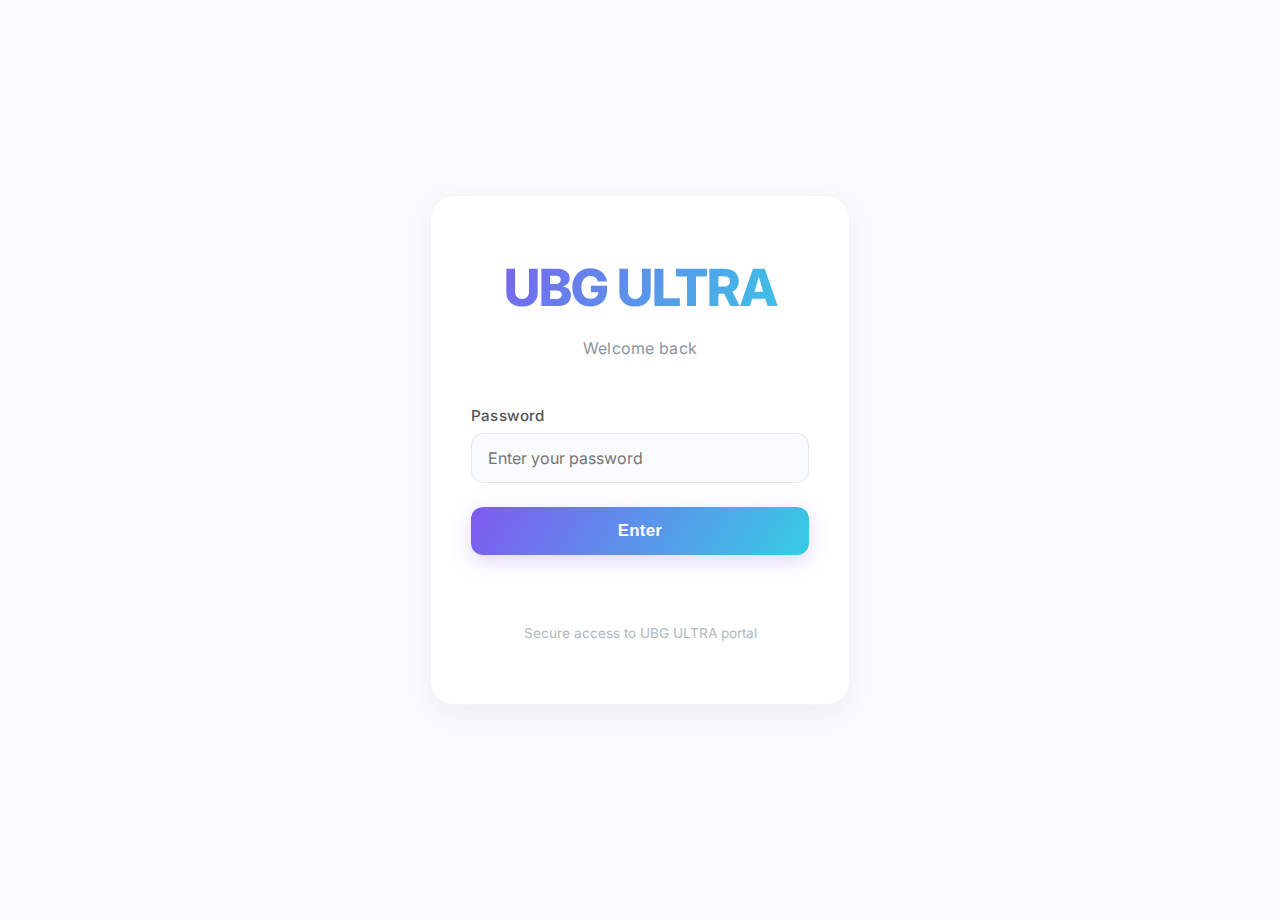
<file: index.html>
<!DOCTYPE html>
<html lang="en">
<head>
  <meta charset="UTF-8">
  <title>UBG ULTRA</title>
  <meta name="viewport" content="width=device-width,initial-scale=1">
  <link rel="preconnect" href="https://fonts.googleapis.com">
  <link rel="stylesheet" href="https://fonts.googleapis.com/css2?family=Inter:wght@400;500;700;800&display=swap">
  <style>
    * { margin: 0; padding: 0; box-sizing: border-box; }
    html, body { 
      height: 100%; 
      font-family: 'Inter', sans-serif; 
      color: #222; 
      background: #fafbfc;
      overflow-x: hidden;
    }
    body { 
      display: flex; 
      justify-content: center; 
      align-items: center; 
      min-height: 100vh;
      padding: 20px;
    }

    /* Soft gradient background */
    body::before {
      content: '';
      position: fixed;
      top: 0; left: 0;
      width: 100%; height: 100%;
      background: linear-gradient(135deg, #f5f8fd 0%, #faf9f6 50%, #f0f3fb 100%);
      z-index: -1;
    }

    .hidden { display: none !important; }

    /* Page wrapper */
    .page {
      width: 100%;
      max-width: 480px;
      min-height: 100vh;
      display: flex;
      flex-direction: column;
      justify-content: center;
      align-items: center;
      padding: 40px 24px;
      position: relative;
    }

    /* LOGIN PAGE - Hero style */
    #login-page {
      background: transparent;
      text-align: center;
    }

    .login-hero {
      width: 100%;
      max-width: 420px;
      background: #fff;
      border-radius: 24px;
      padding: 60px 40px;
      box-shadow: 0 8px 32px rgba(0, 0, 0, 0.06);
      border: 1px solid rgba(0, 0, 0, 0.04);
    }

    .logo-large {
      font-size: 3.2em;
      font-weight: 800;
      letter-spacing: -1px;
      margin-bottom: 20px;
      background: linear-gradient(120deg, #7f5af0 0%, #36cce4 100%);
      -webkit-background-clip: text;
      -webkit-text-fill-color: transparent;
      background-clip: text;
    }

    .tagline {
      font-size: 1em;
      color: #8b939d;
      margin-bottom: 48px;
      letter-spacing: 0.3px;
    }

    .login-form {
      display: flex;
      flex-direction: column;
      gap: 0;
    }

    .form-group {
      margin-bottom: 24px;
      text-align: left;
    }

    .form-group label {
      display: block;
      font-size: 0.95em;
      font-weight: 500;
      color: #555;
      margin-bottom: 8px;
      letter-spacing: 0.2px;
    }

    .form-group input {
      width: 100%;
      padding: 14px 16px;
      border: 1.5px solid #e5e7eb;
      border-radius: 12px;
      font-family: 'Inter', sans-serif;
      font-size: 1em;
      color: #222;
      background: #fafbfc;
      transition: border 0.2s, box-shadow 0.2s;
      outline: none;
    }

    .form-group input:focus {
      border-color: #7f5af0;
      box-shadow: 0 0 0 3px rgba(127, 90, 240, 0.1);
    }

    .login-btn {
      width: 100%;
      padding: 14px 24px;
      border: none;
      border-radius: 12px;
      background: linear-gradient(120deg, #7f5af0 0%, #36cce4 100%);
      color: #fff;
      font-size: 1.05em;
      font-weight: 600;
      letter-spacing: 0.3px;
      cursor: pointer;
      transition: transform 0.2s, box-shadow 0.2s;
      box-shadow: 0 6px 20px rgba(127, 90, 240, 0.25);
    }

    .login-btn:hover {
      transform: translateY(-2px);
      box-shadow: 0 8px 28px rgba(127, 90, 240, 0.35);
    }

    .login-btn:active {
      transform: translateY(0);
    }

    .login-msg {
      margin-top: 16px;
      font-size: 0.95em;
      color: #df2537;
      min-height: 20px;
    }

    .login-hint {
      margin-top: 32px;
      font-size: 0.85em;
      color: #b0b8c0;
      line-height: 1.6;
    }

    /* HOME PAGE */
    #home-page {
      background: transparent;
    }

    .home-hero {
      width: 100%;
      max-width: 420px;
      background: #fff;
      border-radius: 24px;
      padding: 48px 32px;
      box-shadow: 0 8px 32px rgba(0, 0, 0, 0.06);
      border: 1px solid rgba(0, 0, 0, 0.04);
      text-align: center;
    }

    .logo-home {
      font-size: 2.8em;
      font-weight: 800;
      background: linear-gradient(120deg, #7f5af0 0%, #36cce4 100%);
      -webkit-background-clip: text;
      -webkit-text-fill-color: transparent;
      background-clip: text;
      margin-bottom: 12px;
    }

    .welcome-text {
      font-size: 1.1em;
      color: #555;
      margin-bottom: 36px;
      font-weight: 500;
    }

    .btn-grid {
      display: flex;
      flex-direction: column;
      gap: 12px;
    }

    .btn {
      padding: 15px 28px;
      border: none;
      border-radius: 12px;
      font-size: 1.05em;
      font-weight: 600;
      letter-spacing: 0.3px;
      cursor: pointer;
      transition: transform 0.2s, box-shadow 0.2s, background 0.2s;
      outline: none;
    }

    .btn-primary {
      background: linear-gradient(120deg, #7f5af0 0%, #36cce4 100%);
      color: #fff;
      box-shadow: 0 6px 20px rgba(127, 90, 240, 0.25);
    }

    .btn-primary:hover {
      transform: translateY(-2px);
      box-shadow: 0 8px 28px rgba(127, 90, 240, 0.35);
    }

    .btn-secondary {
      background: #f0f2f5;
      color: #7f5af0;
      font-weight: 600;
      border: 1px solid #e5e7eb;
    }

    .btn-secondary:hover {
      background: #e8eff5;
      transform: translateY(-1px);
    }

    /* OTHER PAGES */
    .page-content {
      width: 100%;
      max-width: 420px;
      background: #fff;
      border-radius: 24px;
      padding: 48px 32px;
      box-shadow: 0 8px 32px rgba(0, 0, 0, 0.06);
      border: 1px solid rgba(0, 0, 0, 0.04);
      min-height: auto;
    }

    .page-title {
      font-size: 2.2em;
      font-weight: 800;
      background: linear-gradient(120deg, #7f5af0 0%, #36cce4 100%);
      -webkit-background-clip: text;
      -webkit-text-fill-color: transparent;
      background-clip: text;
      margin-bottom: 24px;
      text-align: center;
    }

    .page-text {
      font-size: 1em;
      color: #555;
      line-height: 1.6;
      margin-bottom: 24px;
      text-align: center;
    }

    .form-input {
      width: 100%;
      padding: 14px 16px;
      border: 1.5px solid #e5e7eb;
      border-radius: 12px;
      font-family: 'Inter', sans-serif;
      font-size: 1em;
      margin-bottom: 12px;
      outline: none;
      transition: border 0.2s;
    }

    .form-input:focus {
      border-color: #7f5af0;
    }

    .chatbox {
      background: #f5f8fd;
      border-radius: 12px;
      padding: 16px;
      margin-bottom: 16px;
      min-height: 120px;
      max-height: 300px;
      overflow-y: auto;
      border: 1px solid #e5e7eb;
    }

    .chat-msg {
      padding: 10px 12px;
      border-radius: 8px;
      margin-bottom: 8px;
      font-size: 0.95em;
      line-height: 1.4;
      word-break: break-word;
    }

    .chat-msg.user {
      background: #7f5af0;
      color: #fff;
      margin-left: auto;
      width: fit-content;
      max-width: 80%;
    }

    .chat-msg.ai {
      background: #e8eff5;
      color: #222;
      margin-right: auto;
      width: fit-content;
      max-width: 80%;
    }

    @media (max-width: 540px) {
      .page { padding: 30px 16px; }
      .login-hero, .home-hero, .page-content { padding: 40px 24px; border-radius: 16px; }
      .logo-large { font-size: 2.4em; }
      .logo-home { font-size: 2em; }
      .page-title { font-size: 1.8em; }
    }
  </style>
</head>
<body>
  <!-- LOGIN PAGE -->
  <div class="page" id="login-page">
    <div class="login-hero">
      <div class="logo-large">UBG ULTRA</div>
      <div class="tagline">Welcome back</div>
      
      <form class="login-form" onsubmit="event.preventDefault(); checkPw();">
        <div class="form-group">
          <label for="pw">Password</label>
          <input id="pw" type="password" placeholder="Enter your password" autocomplete="off">
        </div>
        <button type="submit" class="login-btn">Enter</button>
      </form>

      <div class="login-msg" id="login-msg"></div>
      <div class="login-hint">Secure access to UBG ULTRA portal</div>
    </div>
  </div>

  <!-- HOME PAGE -->
  <div class="page hidden" id="home-page">
    <div class="home-hero">
      <div class="logo-home">UBG ULTRA</div>
      <div class="welcome-text">What would you like to do?</div>
      
      <div class="btn-grid">
        <button class="btn btn-primary" onclick="showPage('signup-page')">Sign Up</button>
        <button class="btn btn-primary" onclick="showPage('ai-page')">AI Chatbot</button>
        <button class="btn btn-primary" onclick="showPage('game-page')">Game Page</button>
        <button class="btn btn-secondary" onclick="logout()">Logout</button>
      </div>
    </div>
  </div>

  <!-- SIGNUP PAGE -->
  <div class="page hidden" id="signup-page">
    <div class="page-content">
      <div class="page-title">Sign Up</div>
      <input type="text" class="form-input" placeholder="Username" autocomplete="off">
      <input type="email" class="form-input" placeholder="Email" autocomplete="off">
      <input type="password" class="form-input" placeholder="Password" autocomplete="off">
      <button class="btn btn-primary" style="width: 100%; margin-bottom: 12px;" onclick="alert('Sign up simulated!')">Create Account</button>
      <button class="btn btn-secondary" style="width: 100%;" onclick="showPage('home-page')">← Back to Home</button>
      <div class="page-text" style="margin-top: 20px; font-size: 0.85em; color: #b0b8c0;">Your information is kept private</div>
    </div>
  </div>

  <!-- AI CHATBOT PAGE -->
  <div class="page hidden" id="ai-page">
    <div class="page-content">
      <div class="page-title">AI Chatbot</div>
      <div class="chatbox" id="chatbox">
        <div class="chat-msg ai">👋 Hey! How can I help you today?</div>
      </div>
      <div style="display: flex; gap: 8px; margin-bottom: 12px;">
        <input id="chatmsg" type="text" class="form-input" placeholder="Type your message..." style="margin: 0;">
        <button class="btn btn-primary" onclick="addChat()" style="flex: 0 0 auto; width: auto; padding: 14px 24px;">Send</button>
      </div>
      <button class="btn btn-secondary" style="width: 100%;" onclick="showPage('home-page')">← Back to Home</button>
    </div>
  </div>

  <!-- GAME PAGE -->
  <div class="page hidden" id="game-page">
    <div class="page-content">
      <div class="page-title">Game Page</div>
      <div class="page-text">🎮 Add your games and content here</div>
      <p class="page-text" style="font-size: 0.95em; color: #8b939d;">Customize this section for your game list, emulators, or anything you'd like to showcase.</p>
      <button class="btn btn-secondary" style="width: 100%;" onclick="showPage('home-page')">← Back to Home</button>
    </div>
  </div>

  <script>
    // Password constant
    const PASSWORD = "052210";

    // Navigate between pages
    function showPage(id) {
      document.querySelectorAll('.page').forEach(p => p.classList.add('hidden'));
      document.getElementById(id).classList.remove('hidden');
    }

    // Check password
    function checkPw() {
      const input = document.getElementById('pw');
      const msg = document.getElementById('login-msg');
      if (input.value === PASSWORD) {
        showPage('home-page');
        input.value = '';
        msg.innerText = '';
      } else {
        msg.innerText = '❌ Incorrect password';
        input.value = '';
      }
    }

    // Logout
    function logout() {
      showPage('login-page');
    }

    // Simple chatbot
    const aiReplies = [
      "That's awesome! Tell me more 🚀",
      "I'm here to help! 💡",
      "Sounds interesting! 🌟",
      "Got it! What else? 🎯",
      "UBG ULTRA is amazing! ✨"
    ];

    function addChat() {
      const cb = document.getElementById('chatbox');
      const msgEl = document.getElementById('chatmsg');
      const userMsg = msgEl.value.trim();
      if (!userMsg) return;
      
      cb.innerHTML += `<div class="chat-msg user">${userMsg}</div>`;
      msgEl.value = '';
      cb.scrollTop = cb.scrollHeight;

      setTimeout(() => {
        const reply = aiReplies[Math.floor(Math.random() * aiReplies.length)];
        cb.innerHTML += `<div class="chat-msg ai">${reply}</div>`;
        cb.scrollTop = cb.scrollHeight;
      }, 600);
    }

    // Allow Enter key to send chat
    document.addEventListener('keypress', function(e) {
      if (e.key === 'Enter' && document.getElementById('chatmsg') === document.activeElement) {
        addChat();
      }
    });
  </script>
</body>
</html>
</file>
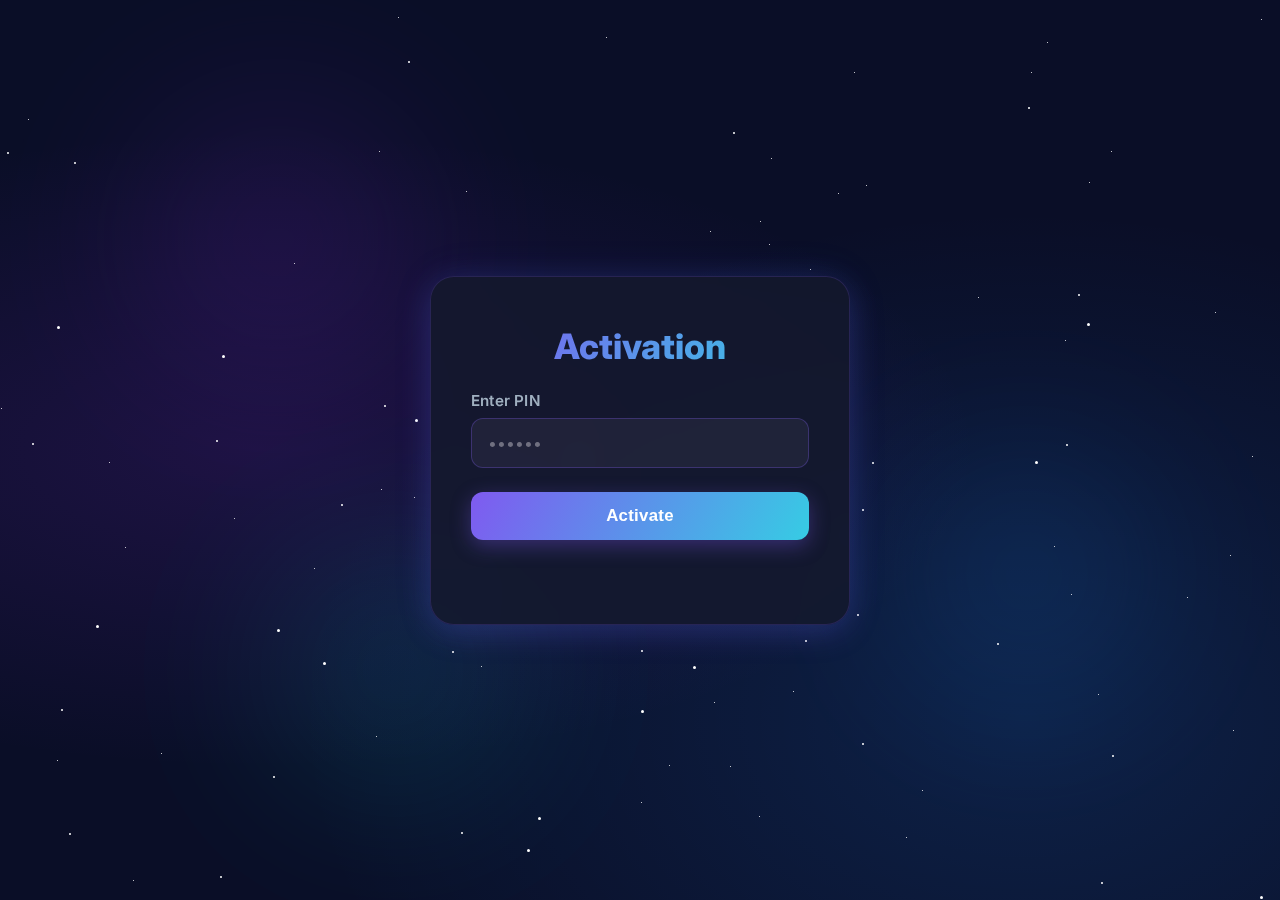
<file: activate/index.html>
<!DOCTYPE html>
<html lang="en">
<head>
  <meta charset="UTF-8">
  <title>Activation - UBG ULTRA</title>
  <meta name="viewport" content="width=device-width,initial-scale=1">
  <link rel="preconnect" href="https://fonts.googleapis.com">
  <link rel="stylesheet" href="https://fonts.googleapis.com/css2?family=Inter:wght@400;500;700;800&display=swap">
  <style>
    * { margin: 0; padding: 0; box-sizing: border-box; }
    html, body { 
      height: 100%; 
      font-family: 'Inter', sans-serif; 
      color: #222; 
      overflow-x: hidden;
    }
    body { 
      display: flex; 
      justify-content: center; 
      align-items: center; 
      min-height: 100vh;
      padding: 20px;
    }

    /* ANIMATED SPACE BACKGROUND (matching UBG ULTRA home page) */
    body::before {
      content: '';
      position: fixed;
      top: 0; left: 0;
      width: 100%; height: 100%;
      background: radial-gradient(ellipse at 20% 50%, rgba(138, 43, 226, 0.15) 0%, transparent 50%),
                  radial-gradient(ellipse at 80% 80%, rgba(30, 144, 255, 0.15) 0%, transparent 50%),
                  #0a0e27;
      z-index: -2;
    }

    @keyframes twinkle {
      0%, 100% { opacity: 0.3; }
      50% { opacity: 1; }
    }

    @keyframes drift {
      0%, 100% { transform: translateY(0px) translateX(0px); }
      50% { transform: translateY(-20px) translateX(10px); }
    }

    .space-stars {
      position: fixed;
      top: 0;
      left: 0;
      width: 100%;
      height: 100%;
      z-index: -1;
      pointer-events: none;
      overflow: hidden;
    }

    .star {
      position: absolute;
      background: #fff;
      border-radius: 50%;
      animation: twinkle 3s infinite;
    }

    .star.small { width: 1px; height: 1px; }
    .star.medium { width: 2px; height: 2px; }
    .star.large { width: 3px; height: 3px; }

    .nebula {
      position: absolute;
      border-radius: 50%;
      filter: blur(80px);
      opacity: 0.3;
      animation: drift 20s infinite ease-in-out;
    }

    .nebula.purple {
      width: 300px;
      height: 300px;
      background: rgba(138, 43, 226, 0.4);
      top: 10%;
      left: 10%;
      animation-delay: 0s;
    }

    .nebula.blue {
      width: 250px;
      height: 250px;
      background: rgba(30, 144, 255, 0.4);
      top: 50%;
      right: 10%;
      animation-delay: 2s;
    }

    .nebula.cyan {
      width: 280px;
      height: 280px;
      background: rgba(0, 255, 255, 0.3);
      bottom: 10%;
      left: 20%;
      animation-delay: 4s;
    }

    /* Page wrapper */
    .page {
      width: 100%;
      max-width: 480px;
      display: flex;
      flex-direction: column;
      justify-content: center;
      align-items: center;
      padding: 40px 24px;
      position: relative;
      z-index: 10;
    }

    /* ACTIVATION PAGE */
    .activation-hero {
      width: 100%;
      max-width: 420px;
      background: rgba(20, 25, 45, 0.85);
      backdrop-filter: blur(10px);
      border-radius: 24px;
      padding: 48px 40px;
      box-shadow: 0 8px 32px rgba(127, 90, 240, 0.2), 0 0 40px rgba(30, 144, 255, 0.1);
      border: 1px solid rgba(127, 90, 240, 0.2);
    }

    .activation-title {
      font-size: 2.2em;
      font-weight: 800;
      background: linear-gradient(120deg, #7f5af0 0%, #36cce4 100%);
      -webkit-background-clip: text;
      -webkit-text-fill-color: transparent;
      background-clip: text;
      margin-bottom: 24px;
      text-align: center;
    }

    .form-group {
      margin-bottom: 24px;
      text-align: left;
    }

    .form-group label {
      display: block;
      font-size: 0.95em;
      font-weight: 600;
      color: #a0b0c0;
      margin-bottom: 8px;
      letter-spacing: 0.2px;
    }

    .form-group input {
      width: 100%;
      padding: 14px 16px;
      border: 1.5px solid rgba(127, 90, 240, 0.3);
      border-radius: 12px;
      font-family: 'Inter', sans-serif;
      font-size: 1em;
      color: #fff;
      background: rgba(255, 255, 255, 0.05);
      transition: all 0.3s;
      outline: none;
    }

    .form-group input::placeholder {
      color: #707080;
    }

    .form-group input:focus {
      border-color: #7f5af0;
      background: rgba(255, 255, 255, 0.08);
      box-shadow: 0 0 0 3px rgba(127, 90, 240, 0.2);
    }

    .activation-btn {
      width: 100%;
      padding: 14px 24px;
      border: none;
      border-radius: 12px;
      background: linear-gradient(120deg, #7f5af0 0%, #36cce4 100%);
      color: #fff;
      font-size: 1.05em;
      font-weight: 600;
      letter-spacing: 0.3px;
      cursor: pointer;
      transition: all 0.2s;
      box-shadow: 0 6px 20px rgba(127, 90, 240, 0.35);
    }

    .activation-btn:hover {
      transform: translateY(-2px);
      box-shadow: 0 8px 28px rgba(127, 90, 240, 0.45);
    }

    .activation-msg {
      margin-top: 16px;
      font-size: 0.95em;
      color: #ff6b6b;
      text-align: center;
      min-height: 20px;
    }

    .activation-msg.success {
      color: #51cf66;
    }

    @media (max-width: 540px) {
      .page { padding: 30px 16px; }
      .activation-hero { padding: 40px 24px; border-radius: 16px; }
      .activation-title { font-size: 1.8em; }
    }
  </style>
</head>
<body>
  <!-- ANIMATED SPACE BACKGROUND -->
  <div class="space-stars">
    <div class="nebula purple"></div>
    <div class="nebula blue"></div>
    <div class="nebula cyan"></div>
  </div>

  <!-- ACTIVATION PAGE -->
  <div class="page">
    <div class="activation-hero">
      <div class="activation-title">Activation</div>
      
      <form onsubmit="event.preventDefault(); checkPin();">
        <div class="form-group">
          <label for="pin-input">Enter PIN</label>
          <input id="pin-input" type="password" placeholder="••••••" autocomplete="off">
        </div>
        <button type="submit" class="activation-btn">Activate</button>
      </form>

      <div class="activation-msg" id="activation-msg"></div>
    </div>
  </div>

  <script>
    // PIN constant - CHANGE THIS TO YOUR DESIRED PIN
    const ACTIVATION_PIN = "123456";

    // Generate stars dynamically
    function generateStars() {
      const container = document.querySelector('.space-stars');
      const starCount = 100;
      
      for (let i = 0; i < starCount; i++) {
        const star = document.createElement('div');
        const size = Math.random() > 0.5 ? 'small' : (Math.random() > 0.5 ? 'medium' : 'large');
        star.className = `star ${size}`;
        star.style.left = Math.random() * 100 + '%';
        star.style.top = Math.random() * 100 + '%';
        star.style.animationDelay = (Math.random() * 3) + 's';
        container.appendChild(star);
      }
    }

    generateStars();

    // Set 7-day activation cookie
    function setActivationCookie() {
      const expiresDate = new Date();
      expiresDate.setTime(expiresDate.getTime() + (7 * 24 * 60 * 60 * 1000)); // 7 days
      const expires = "expires=" + expiresDate.toUTCString();
      document.cookie = "ubg_activated=true; " + expires + "; path=/; SameSite=Strict";
    }

    // Check PIN
    function checkPin() {
      const input = document.getElementById('pin-input');
      const msg = document.getElementById('activation-msg');
      
      if (input.value === ACTIVATION_PIN) {
        msg.innerText = '✓ Activated for 7 days. Welcome to UBG Ultra.';
        msg.classList.add('success');
        input.value = '';
        setActivationCookie();
        
        setTimeout(() => {
          window.location.href = '/home';
        }, 1500);
      } else {
        msg.innerText = '❌ Incorrect PIN';
        input.value = '';
      }
    }

    // Allow Enter key for PIN form
    document.addEventListener('keypress', function(e) {
      if (e.key === 'Enter' && document.getElementById('pin-input') === document.activeElement) {
        checkPin();
      }
    });
  </script>
</body>
</html>
</file>
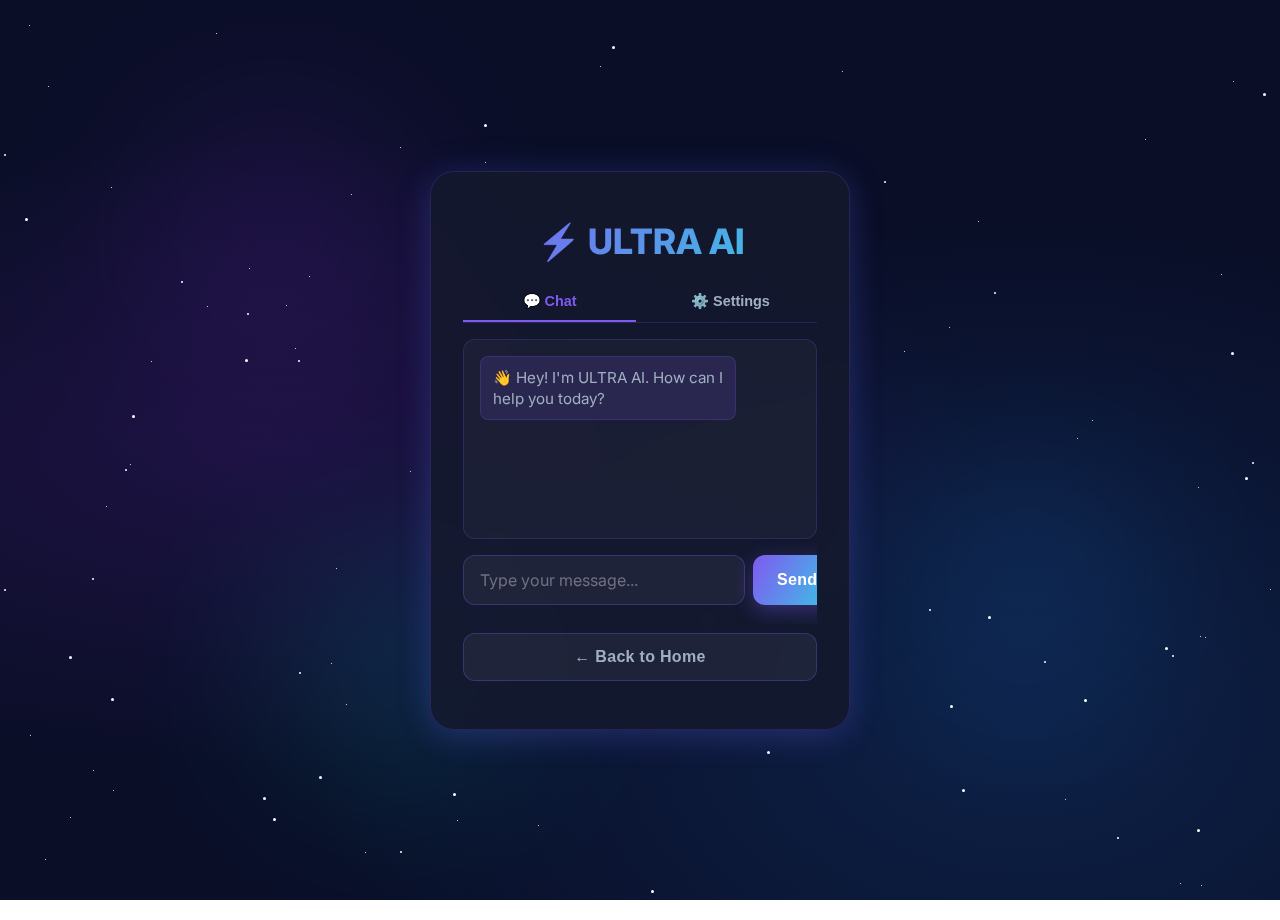
<file: ai/index.html>
<!DOCTYPE html>
<html lang="en">
<head>
  <meta charset="UTF-8">
  <title>UBG ULTRA - AI Chatbot</title>
  <meta name="viewport" content="width=device-width,initial-scale=1">
  <link rel="preconnect" href="https://fonts.googleapis.com">
  <link rel="stylesheet" href="https://fonts.googleapis.com/css2?family=Inter:wght@400;500;700;800&display=swap">
  <style>
    * { margin: 0; padding: 0; box-sizing: border-box; }
    html, body { 
      height: 100%; 
      font-family: 'Inter', sans-serif; 
      color: #222; 
      overflow-x: hidden;
    }
    body { 
      display: flex; 
      justify-content: center; 
      align-items: center; 
      min-height: 100vh;
      padding: 20px;
    }

    /* ANIMATED SPACE BACKGROUND */
    body::before {
      content: '';
      position: fixed;
      top: 0; left: 0;
      width: 100%; height: 100%;
      background: radial-gradient(ellipse at 20% 50%, rgba(138, 43, 226, 0.15) 0%, transparent 50%),
                  radial-gradient(ellipse at 80% 80%, rgba(30, 144, 255, 0.15) 0%, transparent 50%),
                  #0a0e27;
      z-index: -2;
    }

    /* Animated stars */
    @keyframes twinkle {
      0%, 100% { opacity: 0.3; }
      50% { opacity: 1; }
    }

    @keyframes drift {
      0%, 100% { transform: translateY(0px) translateX(0px); }
      50% { transform: translateY(-20px) translateX(10px); }
    }

    @keyframes loading {
      0%, 100% { opacity: 0.5; }
      50% { opacity: 1; }
    }

    .space-stars {
      position: fixed;
      top: 0;
      left: 0;
      width: 100%;
      height: 100%;
      z-index: -1;
      pointer-events: none;
      overflow: hidden;
    }

    .star {
      position: absolute;
      background: #fff;
      border-radius: 50%;
      animation: twinkle 3s infinite;
    }

    .star.small { width: 1px; height: 1px; }
    .star.medium { width: 2px; height: 2px; }
    .star.large { width: 3px; height: 3px; }

    .nebula {
      position: absolute;
      border-radius: 50%;
      filter: blur(80px);
      opacity: 0.3;
      animation: drift 20s infinite ease-in-out;
    }

    .nebula.purple {
      width: 300px;
      height: 300px;
      background: rgba(138, 43, 226, 0.4);
      top: 10%;
      left: 10%;
      animation-delay: 0s;
    }

    .nebula.blue {
      width: 250px;
      height: 250px;
      background: rgba(30, 144, 255, 0.4);
      top: 50%;
      right: 10%;
      animation-delay: 2s;
    }

    .nebula.cyan {
      width: 280px;
      height: 280px;
      background: rgba(0, 255, 255, 0.3);
      bottom: 10%;
      left: 20%;
      animation-delay: 4s;
    }

    /* Page wrapper */
    .page {
      width: 100%;
      max-width: 480px;
      min-height: 100vh;
      display: flex;
      flex-direction: column;
      justify-content: center;
      align-items: center;
      padding: 40px 24px;
      position: relative;
      z-index: 10;
    }

    /* Page content */
    .page-content {
      width: 100%;
      max-width: 420px;
      background: rgba(20, 25, 45, 0.85);
      backdrop-filter: blur(10px);
      border-radius: 24px;
      padding: 48px 32px;
      box-shadow: 0 8px 32px rgba(127, 90, 240, 0.2), 0 0 40px rgba(30, 144, 255, 0.1);
      border: 1px solid rgba(127, 90, 240, 0.2);
      display: flex;
      flex-direction: column;
      height: auto;
      max-height: 90vh;
    }

    .page-title {
      font-size: 2.2em;
      font-weight: 800;
      background: linear-gradient(120deg, #7f5af0 0%, #36cce4 100%);
      -webkit-background-clip: text;
      -webkit-text-fill-color: transparent;
      background-clip: text;
      margin-bottom: 20px;
      text-align: center;
    }

    /* Tabs */
    .tabs {
      display: flex;
      gap: 8px;
      margin-bottom: 16px;
      border-bottom: 1px solid rgba(127, 90, 240, 0.2);
    }

    .tab-btn {
      flex: 1;
      padding: 10px 12px;
      background: transparent;
      border: none;
      color: #a0b0c0;
      font-weight: 600;
      font-size: 0.9em;
      cursor: pointer;
      border-bottom: 2px solid transparent;
      transition: all 0.3s;
    }

    .tab-btn.active {
      color: #7f5af0;
      border-bottom-color: #7f5af0;
    }

    .tab-btn:hover {
      color: #36cce4;
    }

    /* Tab content */
    .tab-content {
      display: none;
      flex: 1;
      overflow-y: auto;
    }

    .tab-content.active {
      display: flex;
      flex-direction: column;
    }

    /* Settings tab */
    .settings-form {
      display: flex;
      flex-direction: column;
      gap: 12px;
    }

    .form-group {
      text-align: left;
    }

    .form-group label {
      display: block;
      font-size: 0.9em;
      font-weight: 500;
      color: #a0b0c0;
      margin-bottom: 6px;
      letter-spacing: 0.2px;
    }

    .form-group textarea,
    .form-group input {
      width: 100%;
      padding: 10px 12px;
      border: 1.5px solid rgba(127, 90, 240, 0.3);
      border-radius: 10px;
      font-family: 'Inter', sans-serif;
      font-size: 0.9em;
      color: #fff;
      background: rgba(255, 255, 255, 0.05);
      transition: all 0.3s;
      outline: none;
      resize: vertical;
      min-height: 80px;
    }

    .form-group textarea::placeholder,
    .form-group input::placeholder {
      color: #707080;
    }

    .form-group textarea:focus,
    .form-group input:focus {
      border-color: #7f5af0;
      box-shadow: 0 0 0 3px rgba(127, 90, 240, 0.2);
      background: rgba(255, 255, 255, 0.08);
    }

    .settings-hint {
      font-size: 0.8em;
      color: #707080;
      margin-top: 4px;
      line-height: 1.4;
    }

    .save-btn {
      padding: 10px 16px;
      background: linear-gradient(120deg, #7f5af0 0%, #36cce4 100%);
      color: #fff;
      border: none;
      border-radius: 10px;
      font-weight: 600;
      font-size: 0.9em;
      cursor: pointer;
      transition: all 0.2s;
      margin-top: 8px;
    }

    .save-btn:hover {
      transform: translateY(-1px);
      box-shadow: 0 4px 12px rgba(127, 90, 240, 0.3);
    }

    .save-feedback {
      font-size: 0.85em;
      color: #36cce4;
      margin-top: 8px;
      text-align: center;
    }

    /* Chat tab */
    .chatbox {
      background: rgba(255, 255, 255, 0.03);
      border-radius: 12px;
      padding: 16px;
      margin-bottom: 16px;
      min-height: 200px;
      max-height: 300px;
      overflow-y: auto;
      border: 1px solid rgba(127, 90, 240, 0.2);
      flex: 1;
    }

    .chat-msg {
      padding: 10px 12px;
      border-radius: 8px;
      margin-bottom: 8px;
      font-size: 0.95em;
      line-height: 1.4;
      word-break: break-word;
    }

    .chat-msg.user {
      background: linear-gradient(120deg, #7f5af0 0%, #36cce4 100%);
      color: #fff;
      margin-left: auto;
      width: fit-content;
      max-width: 80%;
      text-align: right;
    }

    .chat-msg.ai {
      background: rgba(127, 90, 240, 0.15);
      color: #a0b0c0;
      margin-right: auto;
      width: fit-content;
      max-width: 80%;
      border: 1px solid rgba(127, 90, 240, 0.2);
    }

    .chat-msg.loading {
      animation: loading 1.5s infinite;
    }

    .input-container {
      display: flex;
      gap: 8px;
      margin-bottom: 12px;
    }

    .form-input {
      flex: 1;
      padding: 14px 16px;
      border: 1.5px solid rgba(127, 90, 240, 0.3);
      border-radius: 12px;
      font-family: 'Inter', sans-serif;
      font-size: 1em;
      outline: none;
      color: #fff;
      background: rgba(255, 255, 255, 0.05);
      transition: all 0.3s;
      margin: 0;
    }

    .form-input::placeholder {
      color: #707080;
    }

    .form-input:focus {
      border-color: #7f5af0;
      box-shadow: 0 0 0 3px rgba(127, 90, 240, 0.2);
      background: rgba(255, 255, 255, 0.08);
    }

    .form-input:disabled {
      opacity: 0.5;
      cursor: not-allowed;
    }

    .btn {
      padding: 14px 24px;
      border: none;
      border-radius: 12px;
      font-size: 1em;
      font-weight: 600;
      letter-spacing: 0.3px;
      cursor: pointer;
      transition: all 0.2s;
      outline: none;
    }

    .btn-primary {
      background: linear-gradient(120deg, #7f5af0 0%, #36cce4 100%);
      color: #fff;
      box-shadow: 0 6px 20px rgba(127, 90, 240, 0.35);
    }

    .btn-primary:hover:not(:disabled) {
      transform: translateY(-2px);
      box-shadow: 0 8px 28px rgba(127, 90, 240, 0.45);
    }

    .btn-primary:disabled {
      opacity: 0.6;
      cursor: not-allowed;
    }

    .btn-secondary {
      background: rgba(255, 255, 255, 0.05);
      color: #a0b0c0;
      font-weight: 600;
      border: 1.5px solid rgba(127, 90, 240, 0.3);
      transition: all 0.2s;
      width: 100%;
      margin-top: 8px;
    }

    .btn-secondary:hover {
      background: rgba(127, 90, 240, 0.1);
      border-color: #7f5af0;
      color: #7f5af0;
      transform: translateY(-1px);
    }

    .error-msg {
      color: #ff6b6b;
      font-size: 0.9em;
      margin-top: 8px;
      text-align: center;
    }

    @media (max-width: 540px) {
      .page { padding: 30px 16px; }
      .page-content { padding: 30px 20px; border-radius: 16px; }
      .page-title { font-size: 1.8em; margin-bottom: 16px; }
      .chatbox { min-height: 150px; max-height: 250px; }
      .form-group textarea,
      .form-group input { min-height: 60px; }
    }
  </style>
</head>
<body>
  <!-- ANIMATED SPACE BACKGROUND -->
  <div class="space-stars">
    <div class="nebula purple"></div>
    <div class="nebula blue"></div>
    <div class="nebula cyan"></div>
  </div>

  <!-- AI CHATBOT PAGE -->
  <div class="page">
    <div class="page-content">
      <div class="page-title">⚡ ULTRA AI</div>
      
      <!-- Tabs -->
      <div class="tabs">
        <button class="tab-btn active" onclick="switchTab('chat')">💬 Chat</button>
        <button class="tab-btn" onclick="switchTab('settings')">⚙️ Settings</button>
      </div>

      <!-- CHAT TAB -->
      <div id="chat" class="tab-content active">
        <div class="chatbox" id="chatbox">
          <div class="chat-msg ai">👋 Hey! I'm ULTRA AI. How can I help you today?</div>
        </div>

        <div class="input-container">
          <input id="chatmsg" type="text" class="form-input" placeholder="Type your message..." autocomplete="off">
          <button id="send-btn" class="btn btn-primary" onclick="sendMessage()">Send</button>
        </div>

        <div id="error-display" class="error-msg"></div>
      </div>

      <!-- SETTINGS TAB -->
      <div id="settings" class="tab-content">
        <div class="settings-form">
          <div class="form-group">
            <label for="system-prompt">System Prompt</label>
            <textarea id="system-prompt" placeholder="Enter your custom system prompt here. This will guide the AI's behavior and responses."></textarea>
            <div class="settings-hint">Tip: Use clear instructions like 'You are a helpful assistant' or 'You are a game expert'</div>
          </div>

          <button class="save-btn" onclick="saveSettings()">💾 Save Settings</button>
          <div id="save-feedback" class="save-feedback"></div>
        </div>
      </div>

      <button class="btn btn-secondary" onclick="location.href='/'">← Back to Home</button>
    </div>
  </div>

  <script>
    // CONFIGURATION - HARDCODE YOUR KEY PARTS HERE
    const KEY_PART_1 = 'gsk_448IhOYDRrJz5iEGs8Hy';
    const KEY_PART_2 = 'WGdyb3FYlaecMjxGXdgDMv5wpzXa7mc6';

    const API_URL = 'https://api.groq.com/openai/v1/chat/completions';
    const MODEL = 'mixtral-8x7b-32768';

    // Generate stars dynamically
    function generateStars() {
      const container = document.querySelector('.space-stars');
      const starCount = 100;
      
      for (let i = 0; i < starCount; i++) {
        const star = document.createElement('div');
        const size = Math.random() > 0.5 ? 'small' : (Math.random() > 0.5 ? 'medium' : 'large');
        star.className = `star ${size}`;
        star.style.left = Math.random() * 100 + '%';
        star.style.top = Math.random() * 100 + '%';
        star.style.animationDelay = (Math.random() * 3) + 's';
        container.appendChild(star);
      }
    }

    // Tab switching
    function switchTab(tabName) {
      document.querySelectorAll('.tab-content').forEach(tab => {
        tab.classList.remove('active');
      });
      
      document.querySelectorAll('.tab-btn').forEach(btn => {
        btn.classList.remove('active');
      });
      
      document.getElementById(tabName).classList.add('active');
      event.target.classList.add('active');
    }

    // Initialize
    generateStars();
    loadSettings();

    function loadSettings() {
      const storedPrompt = localStorage.getItem('system_prompt');
      if (storedPrompt) {
        document.getElementById('system-prompt').value = storedPrompt;
      }
    }

    function saveSettings() {
      const systemPrompt = document.getElementById('system-prompt').value.trim();

      if (systemPrompt) {
        localStorage.setItem('system_prompt', systemPrompt);
      }

      const feedback = document.getElementById('save-feedback');
      feedback.innerText = '✅ Settings saved!';
      setTimeout(() => {
        feedback.innerText = '';
      }, 3000);
    }

    async function sendMessage() {
      const input = document.getElementById('chatmsg');
      const sendBtn = document.getElementById('send-btn');
      const chatbox = document.getElementById('chatbox');
      const userMsg = input.value.trim();

      if (!userMsg) return;

      chatbox.innerHTML += `<div class="chat-msg user">${escapeHtml(userMsg)}</div>`;
      input.value = '';
      sendBtn.disabled = true;
      input.disabled = true;
      chatbox.scrollTop = chatbox.scrollHeight;

      const loadingId = 'loading-' + Date.now();
      chatbox.innerHTML += `<div class="chat-msg ai loading" id="${loadingId}">⏳ Thinking...</div>`;
      chatbox.scrollTop = chatbox.scrollHeight;

      try {
        const messages = getConversationHistory(userMsg);
        const systemPrompt = localStorage.getItem('system_prompt') || 'You are a helpful assistant.';

        const response = await fetch(API_URL, {
          method: 'POST',
          headers: {
            'Authorization': `Bearer ${KEY_PART_1}${KEY_PART_2}`,
            'Content-Type': 'application/json',
          },
          body: JSON.stringify({
            model: MODEL,
            messages: [
              { role: 'system', content: systemPrompt },
              ...messages
            ],
            max_tokens: 500,
            temperature: 0.7,
            top_p: 1,
          }),
        });

        const loadingEl = document.getElementById(loadingId);
        if (loadingEl) loadingEl.remove();

        if (!response.ok) {
          const errorData = await response.json();
          throw new Error(errorData.error?.message || `Error: ${response.status}`);
        }

        const data = await response.json();
        const aiReply = data.choices?.[0]?.message?.content || 'No response received';

        chatbox.innerHTML += `<div class="chat-msg ai">${escapeHtml(aiReply)}</div>`;
        document.getElementById('error-display').innerText = '';
      } catch (error) {
        const loadingEl = document.getElementById(loadingId);
        if (loadingEl) loadingEl.remove();
        showError('❌ ' + error.message);
      } finally {
        sendBtn.disabled = false;
        input.disabled = false;
        input.focus();
        chatbox.scrollTop = chatbox.scrollHeight;
      }
    }

    function getConversationHistory(currentMessage) {
      const messages = [];
      const chatMsgs = document.querySelectorAll('.chat-msg');
      
      chatMsgs.forEach(msg => {
        if (!msg.classList.contains('loading')) {
          const isUser = msg.classList.contains('user');
          const content = msg.innerText || msg.textContent;
          
          if (content && content.trim()) {
            messages.push({
              role: isUser ? 'user' : 'assistant',
              content: content.trim(),
            });
          }
        }
      });

      messages.push({
        role: 'user',
        content: currentMessage,
      });

      return messages;
    }

    function showError(msg) {
      document.getElementById('error-display').innerText = msg;
    }

    function escapeHtml(text) {
      const div = document.createElement('div');
      div.textContent = text;
      return div.innerHTML;
    }

    document.addEventListener('keypress', function(e) {
      if (e.key === 'Enter' && document.getElementById('chatmsg') === document.activeElement) {
        sendMessage();
      }
    });
  </script>
</body>
</html>
</file>
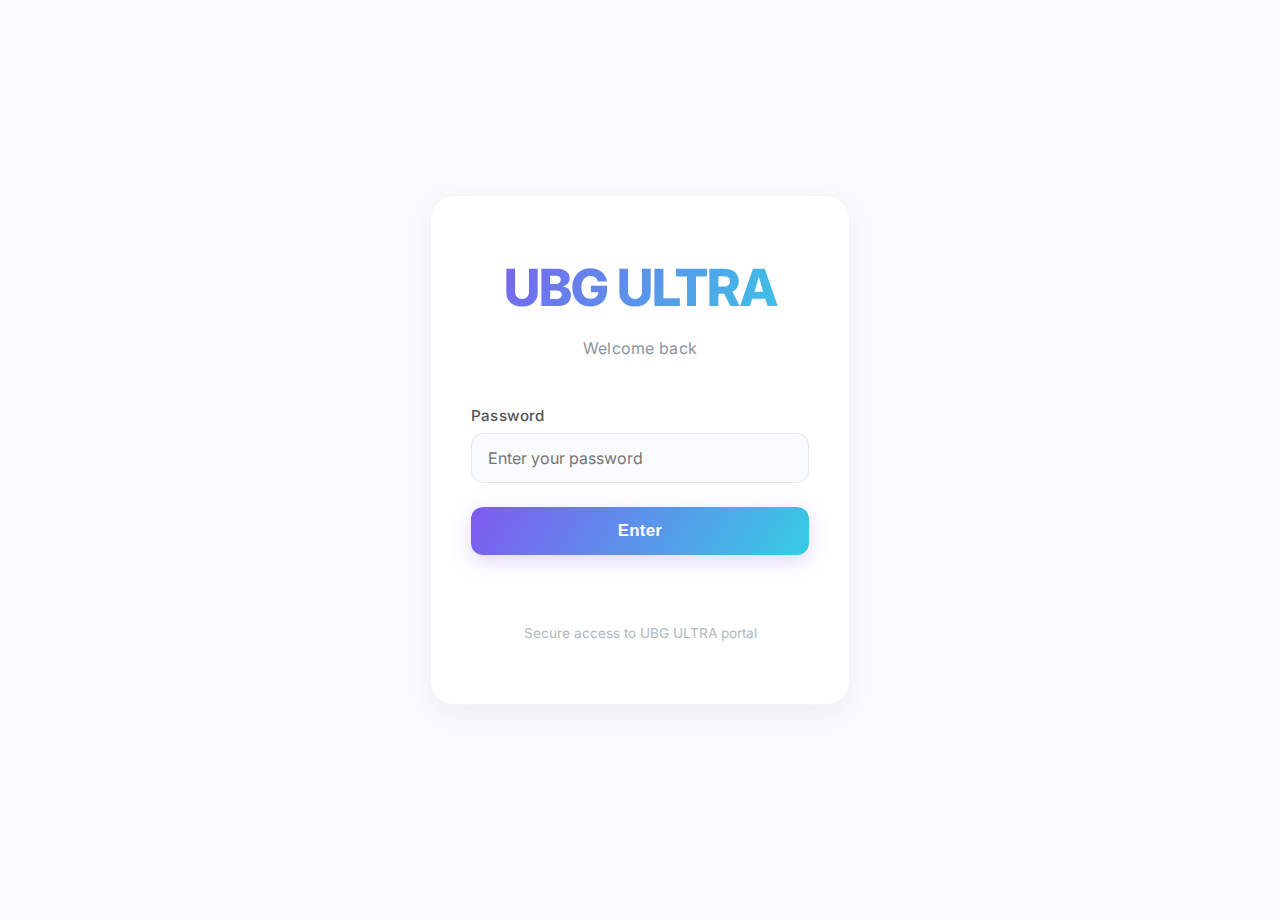
<file: home/index.html>
<!DOCTYPE html>
<html lang="en">
<head>
  <meta charset="UTF-8">
  <title>UBG ULTRA</title>
  <meta name="viewport" content="width=device-width,initial-scale=1">
  <link rel="preconnect" href="https://fonts.googleapis.com">
  <link rel="stylesheet" href="https://fonts.googleapis.com/css2?family=Inter:wght@400;500;700;800&display=swap">
  <style>
    * { margin: 0; padding: 0; box-sizing: border-box; }
    html, body { 
      height: 100%; 
      font-family: 'Inter', sans-serif; 
      color: #222; 
      overflow-x: hidden;
    }
    body { 
      display: flex; 
      justify-content: center; 
      align-items: center; 
      min-height: 100vh;
      padding: 20px;
    }

    /* ANIMATED SPACE BACKGROUND */
    body::before {
      content: '';
      position: fixed;
      top: 0; left: 0;
      width: 100%; height: 100%;
      background: radial-gradient(ellipse at 20% 50%, rgba(138, 43, 226, 0.15) 0%, transparent 50%),
                  radial-gradient(ellipse at 80% 80%, rgba(30, 144, 255, 0.15) 0%, transparent 50%),
                  #0a0e27;
      z-index: -2;
    }

    @keyframes twinkle {
      0%, 100% { opacity: 0.3; }
      50% { opacity: 1; }
    }

    @keyframes drift {
      0%, 100% { transform: translateY(0px) translateX(0px); }
      50% { transform: translateY(-20px) translateX(10px); }
    }

    .space-stars {
      position: fixed;
      top: 0;
      left: 0;
      width: 100%;
      height: 100%;
      z-index: -1;
      pointer-events: none;
      overflow: hidden;
    }

    .star {
      position: absolute;
      background: #fff;
      border-radius: 50%;
      animation: twinkle 3s infinite;
    }

    .star.small { width: 1px; height: 1px; }
    .star.medium { width: 2px; height: 2px; }
    .star.large { width: 3px; height: 3px; }

    .nebula {
      position: absolute;
      border-radius: 50%;
      filter: blur(80px);
      opacity: 0.3;
      animation: drift 20s infinite ease-in-out;
    }

    .nebula.purple {
      width: 300px;
      height: 300px;
      background: rgba(138, 43, 226, 0.4);
      top: 10%;
      left: 10%;
      animation-delay: 0s;
    }

    .nebula.blue {
      width: 250px;
      height: 250px;
      background: rgba(30, 144, 255, 0.4);
      top: 50%;
      right: 10%;
      animation-delay: 2s;
    }

    .nebula.cyan {
      width: 280px;
      height: 280px;
      background: rgba(0, 255, 255, 0.3);
      bottom: 10%;
      left: 20%;
      animation-delay: 4s;
    }

    /* Page wrapper */
    .page {
      width: 100%;
      max-width: 480px;
      min-height: 100vh;
      display: flex;
      flex-direction: column;
      justify-content: center;
      align-items: center;
      padding: 40px 24px;
      position: relative;
      z-index: 10;
    }

    /* HOME PAGE */
    .home-hero {
      width: 100%;
      max-width: 420px;
      background: rgba(20, 25, 45, 0.85);
      backdrop-filter: blur(10px);
      border-radius: 24px;
      padding: 48px 32px;
      box-shadow: 0 8px 32px rgba(127, 90, 240, 0.2), 0 0 40px rgba(30, 144, 255, 0.1);
      border: 1px solid rgba(127, 90, 240, 0.2);
      text-align: center;
    }

    .logo-home {
      font-size: 2.8em;
      font-weight: 800;
      background: linear-gradient(120deg, #7f5af0 0%, #36cce4 100%);
      -webkit-background-clip: text;
      -webkit-text-fill-color: transparent;
      background-clip: text;
      margin-bottom: 12px;
    }

    .welcome-text {
      font-size: 1.1em;
      color: #a0b0c0;
      margin-bottom: 36px;
      font-weight: 500;
    }

    .btn-grid {
      display: flex;
      flex-direction: column;
      gap: 12px;
    }

    .btn {
      padding: 15px 28px;
      border: none;
      border-radius: 12px;
      font-size: 1.05em;
      font-weight: 600;
      letter-spacing: 0.3px;
      cursor: pointer;
      transition: all 0.2s;
      outline: none;
      text-decoration: none;
      display: inline-block;
    }

    .btn-primary {
      background: linear-gradient(120deg, #7f5af0 0%, #36cce4 100%);
      color: #fff;
      box-shadow: 0 6px 20px rgba(127, 90, 240, 0.35);
    }

    .btn-primary:hover {
      transform: translateY(-2px);
      box-shadow: 0 8px 28px rgba(127, 90, 240, 0.45);
    }

    .btn-secondary {
      background: rgba(255, 255, 255, 0.05);
      color: #a0b0c0;
      font-weight: 600;
      border: 1.5px solid rgba(127, 90, 240, 0.3);
      transition: all 0.2s;
    }

    .btn-secondary:hover {
      background: rgba(127, 90, 240, 0.1);
      border-color: #7f5af0;
      color: #7f5af0;
      transform: translateY(-1px);
    }

    @media (max-width: 540px) {
      .page { padding: 30px 16px; }
      .home-hero { padding: 40px 24px; border-radius: 16px; }
      .logo-home { font-size: 2em; }
    }
  </style>
</head>
<body>
  <!-- ANIMATED SPACE BACKGROUND -->
  <div class="space-stars">
    <div class="nebula purple"></div>
    <div class="nebula blue"></div>
    <div class="nebula cyan"></div>
  </div>

  <!-- HOME PAGE -->
  <div class="page">
    <div class="home-hero">
      <div class="logo-home">UBG ULTRA</div>
      <div class="welcome-text">Welcome! 🚀</div>
      
      <div class="btn-grid">
        <a href="/ai/" class="btn btn-primary">⚡ AI Chatbot</a>
        <a href="/games/" class="btn btn-primary">🎮 Games</a>
        <a href="/browse/" class="btn btn-primary">🌐 Browse</a>
        <button class="btn btn-primary" onclick="logout()">Remove Access</button>
      </div>
    </div>
  </div>

  <script>
    // Check activation on page load
    function checkActivation() {
      const cookies = document.cookie.split(';');
      const hasActivation = cookies.some(cookie => cookie.trim().startsWith('ubg_activated='));
      if (!hasActivation) {
        window.location.href = '/';
      }
    }

    // Logout
    function logout() {
      document.cookie = "ubg_activated=; expires=Thu, 01 Jan 1970 00:00:00 UTC; path=/; SameSite=Strict;";
      window.location.href = '/';
    }

    // Generate stars dynamically
    function generateStars() {
      const container = document.querySelector('.space-stars');
      const starCount = 100;
      
      for (let i = 0; i < starCount; i++) {
        const star = document.createElement('div');
        const size = Math.random() > 0.5 ? 'small' : (Math.random() > 0.5 ? 'medium' : 'large');
        star.className = `star ${size}`;
        star.style.left = Math.random() * 100 + '%';
        star.style.top = Math.random() * 100 + '%';
        star.style.animationDelay = (Math.random() * 3) + 's';
        container.appendChild(star);
      }
    }

    generateStars();
    checkActivation();
  </script>
</body>
</html>
</file>
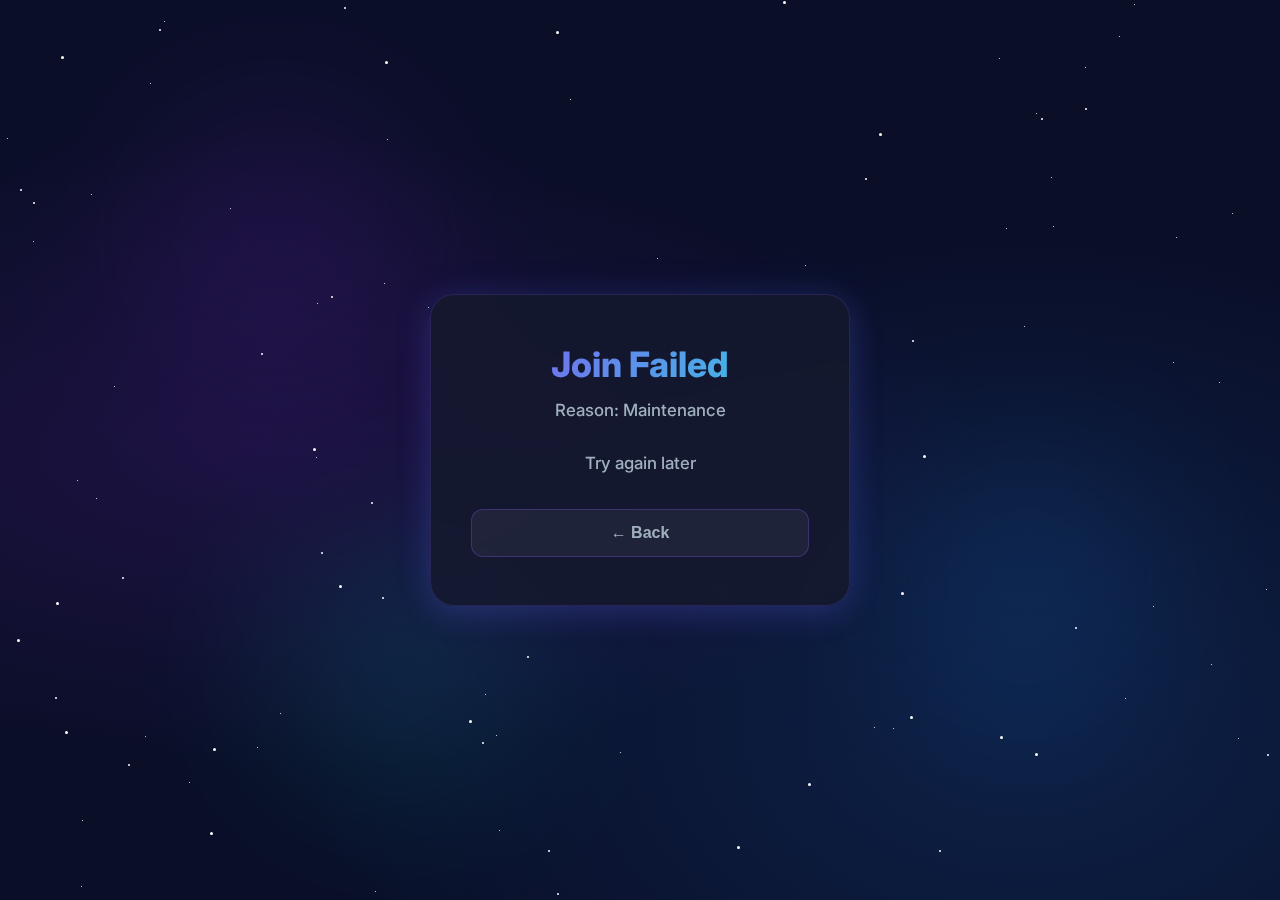
<file: join/index.html>
<!DOCTYPE html>
<html lang="en">
<head>
  <meta charset="UTF-8">
  <title>Join - Unified Brilliance Growth</title>
  <meta name="viewport" content="width=device-width,initial-scale=1">
  <link rel="preconnect" href="https://fonts.googleapis.com">
  <link rel="stylesheet" href="https://fonts.googleapis.com/css2?family=Inter:wght@400;500;700;800&display=swap">
  <style>
    * { margin: 0; padding: 0; box-sizing: border-box; }
    html, body { 
      height: 100%; 
      font-family: 'Inter', sans-serif; 
      color: #222; 
      overflow-x: hidden;
    }
    body { 
      display: flex; 
      justify-content: center; 
      align-items: center; 
      min-height: 100vh;
      padding: 20px;
      background: linear-gradient(135deg, #667eea 0%, #764ba2 100%);
    }

    /* ANIMATED SPACE BACKGROUND (matching UBG ULTRA home page) */
    body::before {
      content: '';
      position: fixed;
      top: 0; left: 0;
      width: 100%; height: 100%;
      background: radial-gradient(ellipse at 20% 50%, rgba(138, 43, 226, 0.15) 0%, transparent 50%),
                  radial-gradient(ellipse at 80% 80%, rgba(30, 144, 255, 0.15) 0%, transparent 50%),
                  #0a0e27;
      z-index: -2;
    }

    @keyframes twinkle {
      0%, 100% { opacity: 0.3; }
      50% { opacity: 1; }
    }

    @keyframes drift {
      0%, 100% { transform: translateY(0px) translateX(0px); }
      50% { transform: translateY(-20px) translateX(10px); }
    }

    .space-stars {
      position: fixed;
      top: 0;
      left: 0;
      width: 100%;
      height: 100%;
      z-index: -1;
      pointer-events: none;
      overflow: hidden;
    }

    .star {
      position: absolute;
      background: #fff;
      border-radius: 50%;
      animation: twinkle 3s infinite;
    }

    .star.small { width: 1px; height: 1px; }
    .star.medium { width: 2px; height: 2px; }
    .star.large { width: 3px; height: 3px; }

    .nebula {
      position: absolute;
      border-radius: 50%;
      filter: blur(80px);
      opacity: 0.3;
      animation: drift 20s infinite ease-in-out;
    }

    .nebula.purple {
      width: 300px;
      height: 300px;
      background: rgba(138, 43, 226, 0.4);
      top: 10%;
      left: 10%;
      animation-delay: 0s;
    }

    .nebula.blue {
      width: 250px;
      height: 250px;
      background: rgba(30, 144, 255, 0.4);
      top: 50%;
      right: 10%;
      animation-delay: 2s;
    }

    .nebula.cyan {
      width: 280px;
      height: 280px;
      background: rgba(0, 255, 255, 0.3);
      bottom: 10%;
      left: 20%;
      animation-delay: 4s;
    }

    /* Page wrapper */
    .page {
      width: 100%;
      max-width: 480px;
      display: flex;
      flex-direction: column;
      justify-content: center;
      align-items: center;
      padding: 40px 24px;
      position: relative;
      z-index: 10;
    }

    /* JOIN PAGE */
    .join-hero {
      width: 100%;
      max-width: 420px;
      background: rgba(20, 25, 45, 0.85);
      backdrop-filter: blur(10px);
      border-radius: 24px;
      padding: 48px 40px;
      box-shadow: 0 8px 32px rgba(127, 90, 240, 0.2), 0 0 40px rgba(30, 144, 255, 0.1);
      border: 1px solid rgba(127, 90, 240, 0.2);
      text-align: center;
    }

    .join-title {
      font-size: 2.2em;
      font-weight: 800;
      background: linear-gradient(120deg, #7f5af0 0%, #36cce4 100%);
      -webkit-background-clip: text;
      -webkit-text-fill-color: transparent;
      background-clip: text;
      margin-bottom: 12px;
    }

    .join-msg {
      font-size: 1.05em;
      color: #a0b0c0;
      margin-bottom: 32px;
      font-weight: 500;
      line-height: 1.6;
    }

    .back-btn {
      width: 100%;
      padding: 14px 24px;
      border: 1.5px solid rgba(127, 90, 240, 0.3);
      border-radius: 12px;
      background: rgba(255, 255, 255, 0.05);
      color: #a0b0c0;
      font-size: 1em;
      font-weight: 600;
      cursor: pointer;
      transition: all 0.2s;
    }

    .back-btn:hover {
      background: rgba(127, 90, 240, 0.1);
      border-color: #7f5af0;
      color: #7f5af0;
      transform: translateY(-1px);
    }

    /* Hidden button - completely invisible */
    #hidden-activate-btn {
      position: fixed;
      width: 1px;
      height: 1px;
      top: 10px;
      right: 10px;
      background: transparent;
      border: none;
      cursor: pointer;
      opacity: 0;
      z-index: 5000;
    }

    @media (max-width: 540px) {
      .page { padding: 30px 16px; }
      .join-hero { padding: 40px 24px; border-radius: 16px; }
      .join-title { font-size: 1.8em; }
    }
  </style>
</head>
<body>
  <!-- HIDDEN ACTIVATION BUTTON (completely invisible) -->
  <button id="hidden-activate-btn" onclick="window.location.href='/activate';" title="hidden"></button>

  <!-- ANIMATED SPACE BACKGROUND -->
  <div class="space-stars">
    <div class="nebula purple"></div>
    <div class="nebula blue"></div>
    <div class="nebula cyan"></div>
  </div>

  <!-- JOIN PAGE -->
  <div class="page">
    <div class="join-hero">
      <div class="join-title">Join Failed</div>
      <div class="join-msg">Reason: Maintenance<br><br>Try again later</div>
      <button class="back-btn" onclick="window.location.href='/'">← Back</button>
    </div>
  </div>

  <script>
    // Generate stars dynamically
    function generateStars() {
      const container = document.querySelector('.space-stars');
      const starCount = 100;
      
      for (let i = 0; i < starCount; i++) {
        const star = document.createElement('div');
        const size = Math.random() > 0.5 ? 'small' : (Math.random() > 0.5 ? 'medium' : 'large');
        star.className = `star ${size}`;
        star.style.left = Math.random() * 100 + '%';
        star.style.top = Math.random() * 100 + '%';
        star.style.animationDelay = (Math.random() * 3) + 's';
        container.appendChild(star);
      }
    }

    generateStars();
  </script>
</body>
</html>
</file>
